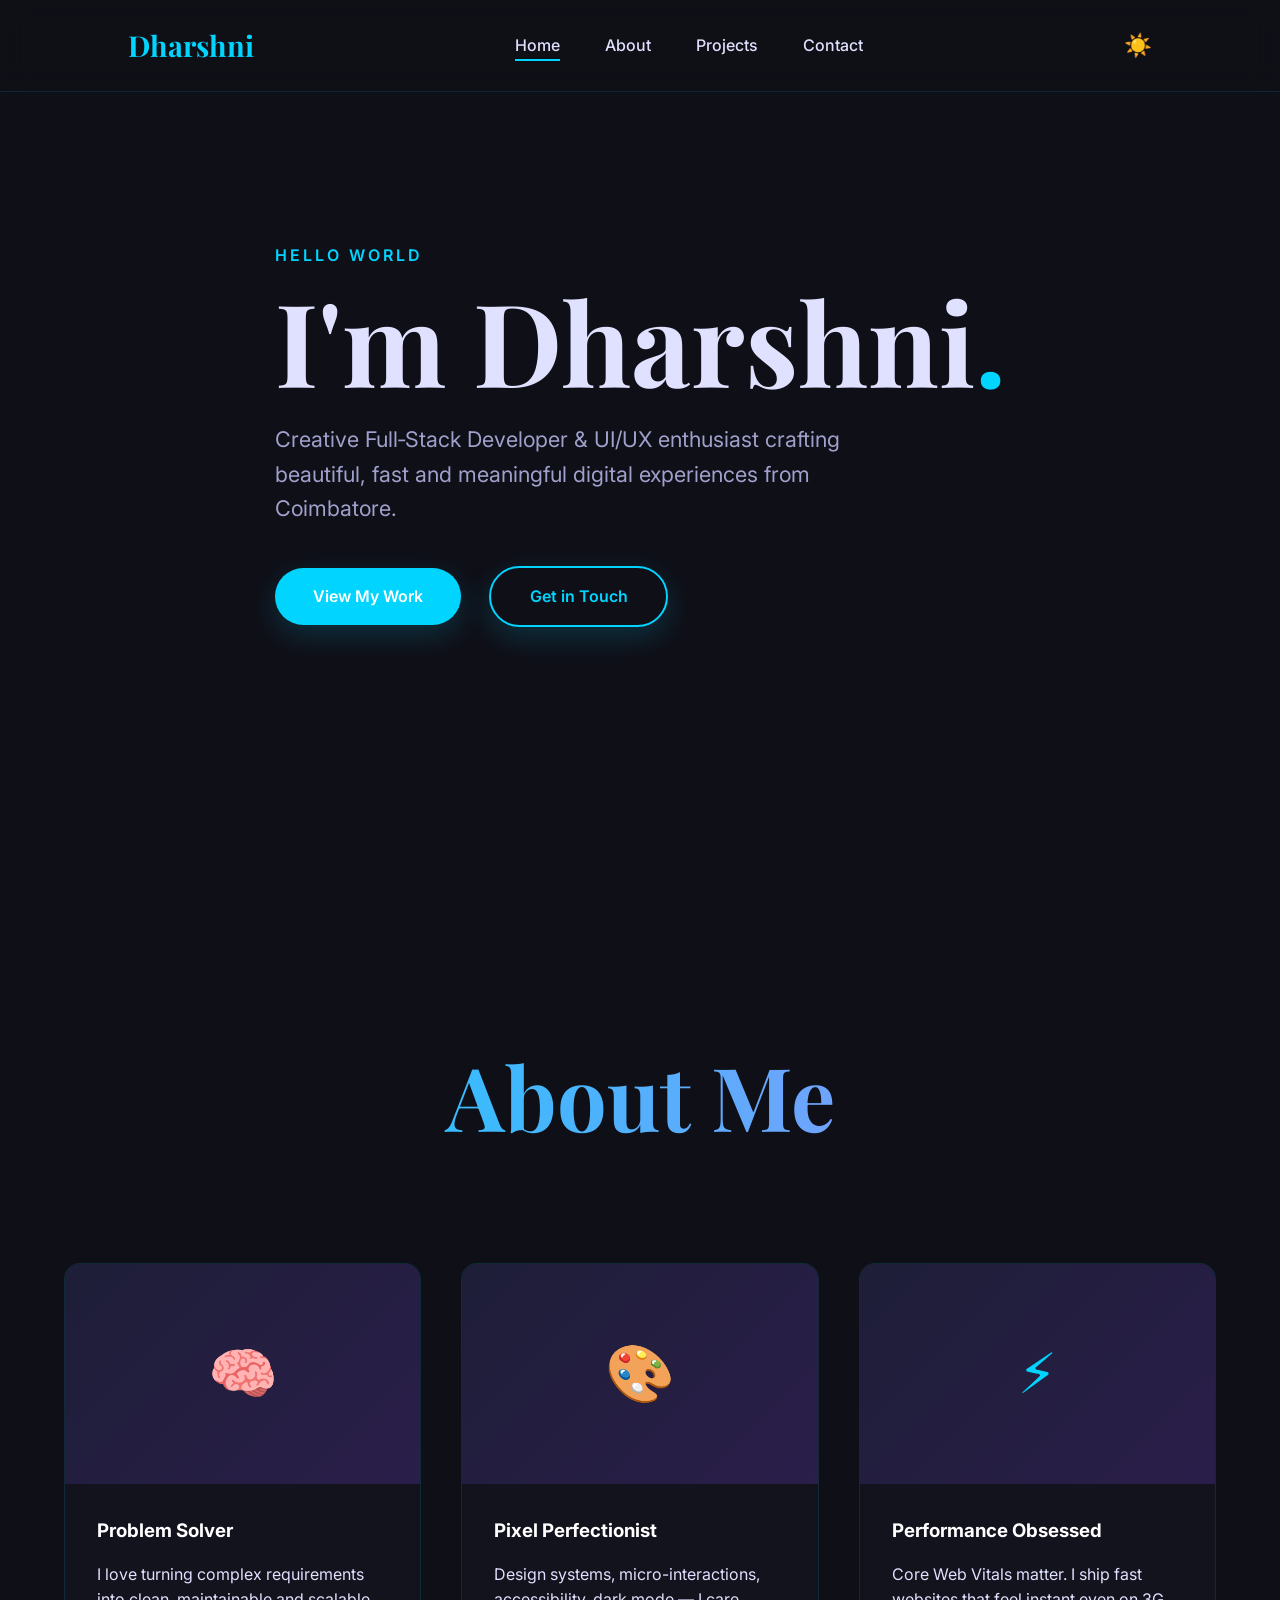
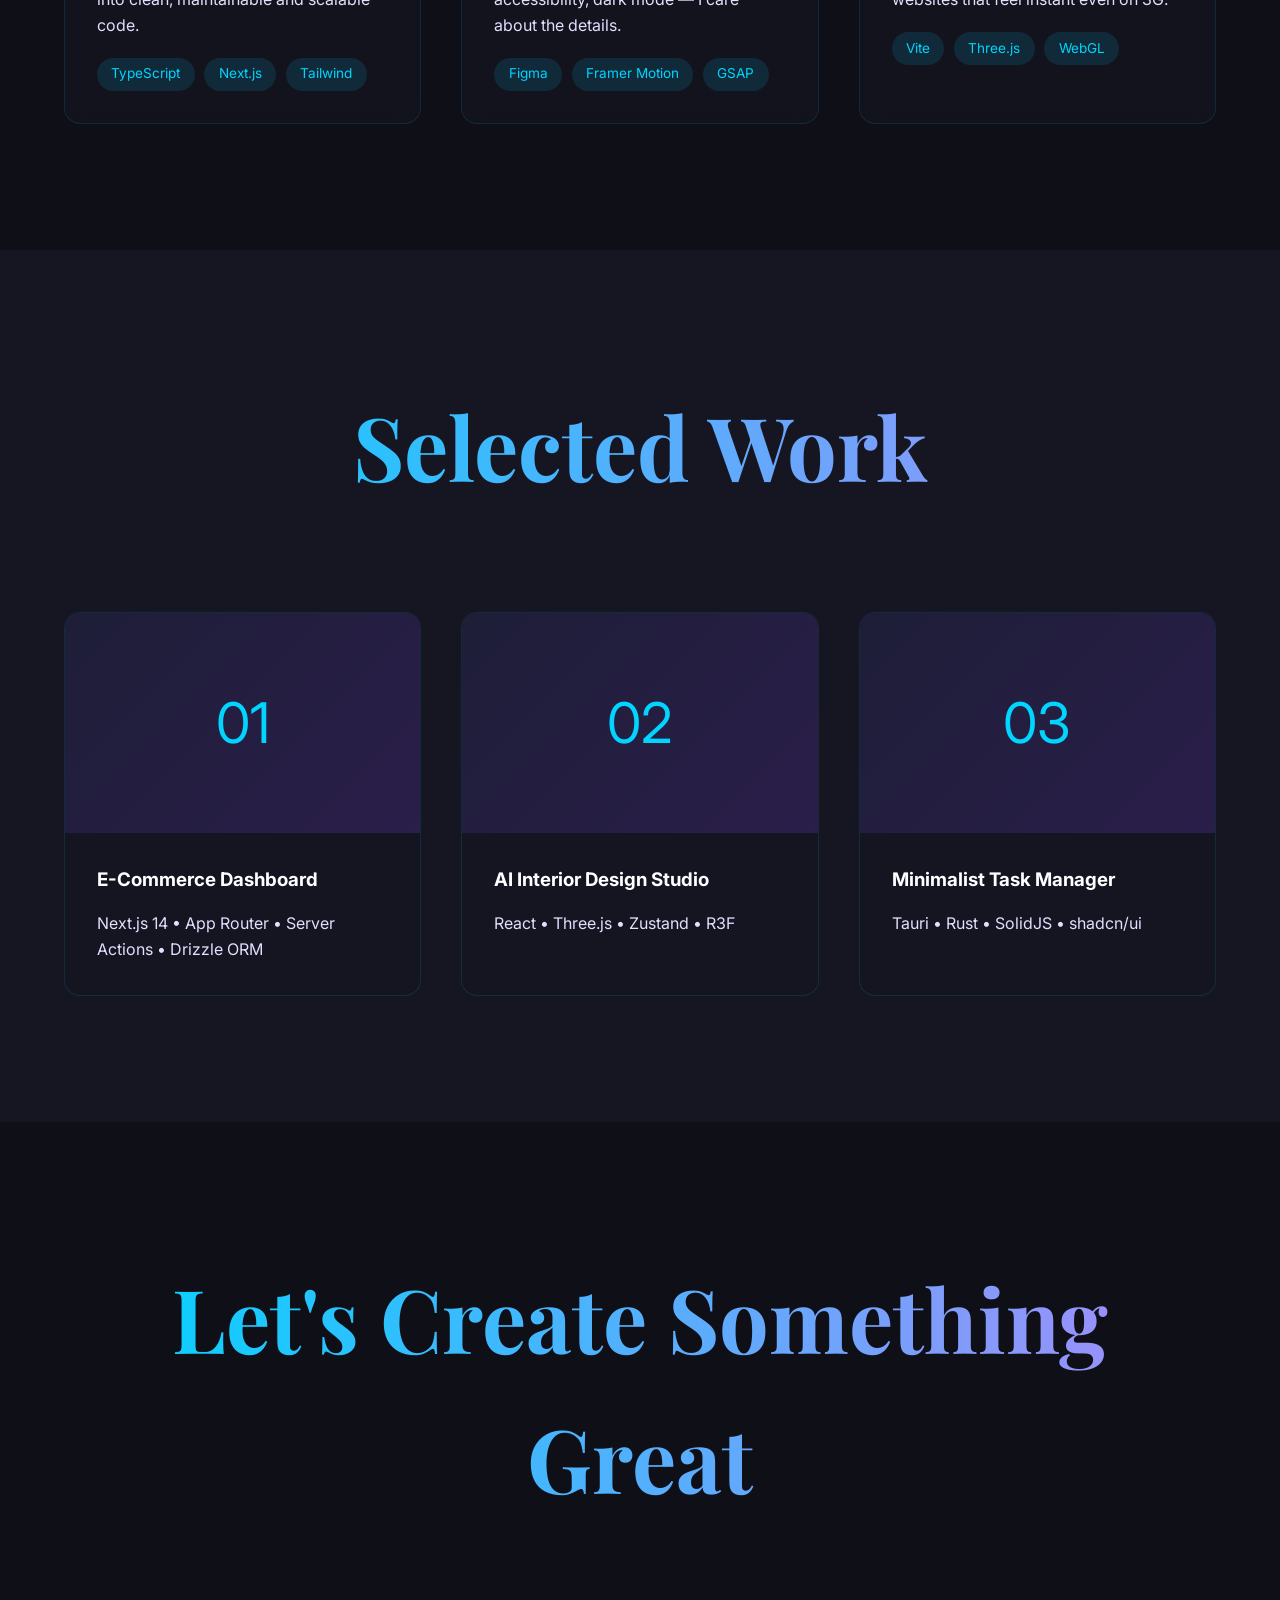
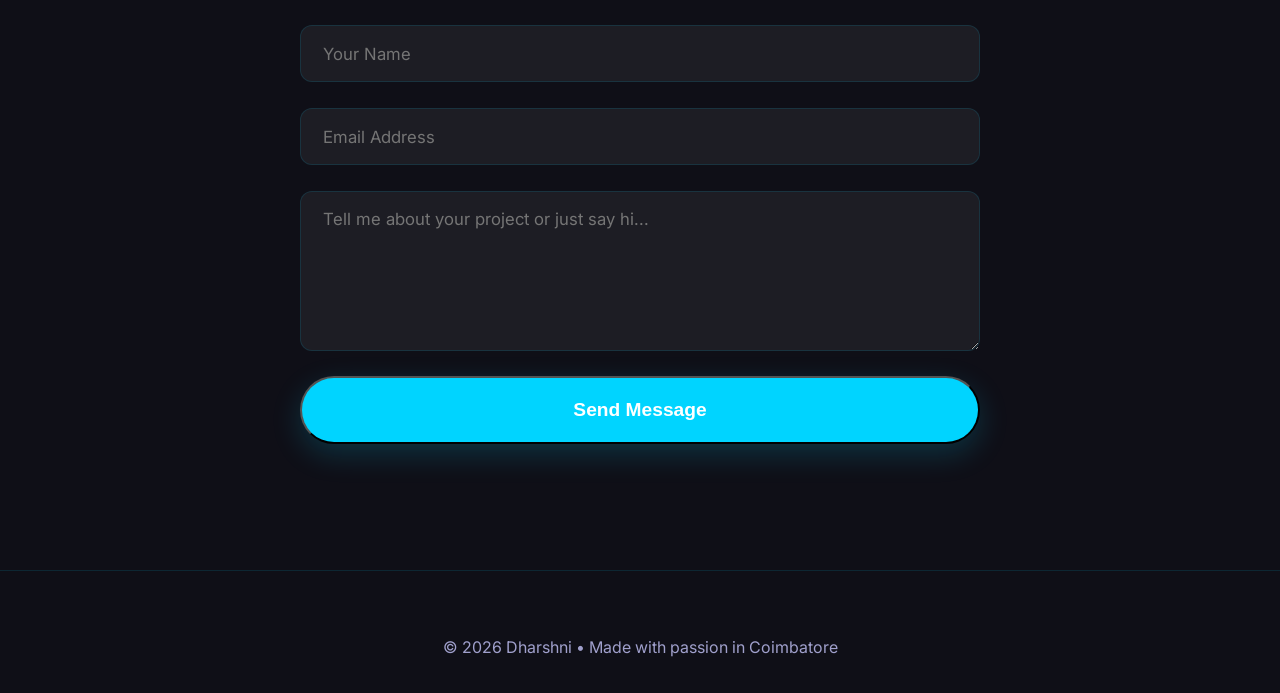
<file: fun.html>
<!DOCTYPE html>
<html lang="en" data-theme="dark">
<head>
  <meta charset="UTF-8" />
  <meta name="viewport" content="width=device-width, initial-scale=1.0"/>
  <title>Dharshni • Creative Developer</title>
  <meta name="description" content="Full-stack developer & UI/UX enthusiast based in Coimbatore"/>

  <!-- Google Fonts -->
  <link rel="preconnect" href="https://fonts.googleapis.com">
  <link rel="preconnect" href="https://fonts.gstatic.com" crossorigin>
  <link href="https://fonts.googleapis.com/css2?family=Inter:wght@300;400;500;600;700&family=Playfair+Display:wght@600;700&display=swap" rel="stylesheet">

  <style>
    :root {
      --bg: #0f0f17;
      --bg-alt: #161623;
      --text: #e0e0ff;
      --text-muted: #a0a0cc;
      --accent: #00d4ff;
      --accent-dark: #00a0cc;
      --card: rgba(22, 22, 35, 0.65);
      --border: rgba(0, 212, 255, 0.12);
      --glow: rgba(0, 212, 255, 0.18);
    }

    [data-theme="light"] {
      --bg: #f8f9ff;
      --bg-alt: #ffffff;
      --text: #1a1a3d;
      --text-muted: #5a5a8a;
      --accent: #0066cc;
      --accent-dark: #004080;
      --card: rgba(255,255,255,0.78);
      --border: rgba(0, 102, 204, 0.18);
      --glow: rgba(0, 102, 204, 0.12);
    }

    * {
      margin: 0;
      padding: 0;
      box-sizing: border-box;
    }

    body {
      font-family: 'Inter', system-ui, sans-serif;
      background: var(--bg);
      color: var(--text);
      line-height: 1.6;
      min-height: 100vh;
      overflow-x: hidden;
    }

    ::selection {
      background: var(--accent);
      color: white;
    }

    .container {
      max-width: 1280px;
      margin: 0 auto;
      padding: 0 5vw;
    }

    header {
      position: fixed;
      top: 0;
      width: 100%;
      z-index: 1000;
      padding: 1.4rem 5vw;
      backdrop-filter: blur(12px);
      -webkit-backdrop-filter: blur(12px);
      background: rgba(15,15,23,0.4);
      border-bottom: 1px solid var(--border);
      transition: all 0.4s ease;
    }

    header.scrolled {
      background: rgba(15,15,23,0.75);
      padding: 1rem 5vw;
    }

    nav {
      display: flex;
      justify-content: space-between;
      align-items: center;
    }

    .logo {
      font-family: 'Playfair Display', serif;
      font-size: 1.8rem;
      font-weight: 700;
      color: var(--accent);
      text-decoration: none;
    }

    .nav-links {
      display: flex;
      gap: 2.8rem;
      list-style: none;
    }

    .nav-links a {
      color: var(--text);
      text-decoration: none;
      font-weight: 500;
      position: relative;
      transition: color 0.3s;
    }

    .nav-links a::after {
      content: '';
      position: absolute;
      width: 0;
      height: 2px;
      bottom: -6px;
      left: 0;
      background: var(--accent);
      transition: width 0.35s ease;
    }

    .nav-links a:hover::after,
    .nav-links a.active::after {
      width: 100%;
    }

    .theme-toggle {
      background: none;
      border: none;
      font-size: 1.4rem;
      cursor: pointer;
      color: var(--text-muted);
    }

    /* Hero */
    #hero {
      min-height: 100vh;
      display: flex;
      align-items: center;
      padding-top: 6rem;
    }

    .hero-content {
      max-width: 780px;
    }

    .hero-overline {
      color: var(--accent);
      font-weight: 600;
      letter-spacing: 3px;
      margin-bottom: 1.2rem;
      opacity: 0;
      transform: translateY(30px);
      animation: fadeUp 1s forwards 0.3s;
    }

    h1 {
      font-family: 'Playfair Display', serif;
      font-size: clamp(3.8rem, 9vw, 7.2rem);
      line-height: 0.92;
      margin-bottom: 1.8rem;
      opacity: 0;
      transform: translateY(60px);
      animation: fadeUp 1.2s forwards 0.5s;
    }

    h1 span {
      color: var(--accent);
    }

    .hero-text {
      font-size: 1.35rem;
      color: var(--text-muted);
      max-width: 620px;
      margin-bottom: 2.5rem;
      opacity: 0;
      transform: translateY(40px);
      animation: fadeUp 1.1s forwards 0.7s;
    }

    .btn {
      display: inline-block;
      padding: 1rem 2.4rem;
      background: var(--accent);
      color: white;
      text-decoration: none;
      border-radius: 50px;
      font-weight: 600;
      transition: all 0.3s ease;
      box-shadow: 0 10px 30px var(--glow);
      opacity: 0;
      transform: translateY(30px);
      animation: fadeUp 1s forwards 0.9s;
    }

    .btn:hover {
      transform: translateY(-4px) scale(1.04);
      box-shadow: 0 20px 50px var(--glow);
      background: var(--accent-dark);
    }

    .btn-outline {
      background: transparent;
      border: 2px solid var(--accent);
      color: var(--accent);
      margin-left: 1.5rem;
    }

    .btn-outline:hover {
      background: var(--accent);
      color: white;
    }

    /* Sections */
    section {
      padding: 14vh 0;
    }

    h2 {
      font-family: 'Playfair Display', serif;
      font-size: clamp(3rem, 7vw, 5.5rem);
      text-align: center;
      margin-bottom: 6rem;
      background: linear-gradient(90deg, var(--accent), #a78bfa);
      -webkit-background-clip: text;
      -webkit-text-fill-color: transparent;
    }

    .grid {
      display: grid;
      grid-template-columns: repeat(auto-fit, minmax(340px, 1fr));
      gap: 2.5rem;
    }

    .card {
      background: var(--card);
      border: 1px solid var(--border);
      border-radius: 16px;
      overflow: hidden;
      backdrop-filter: blur(10px);
      transition: all 0.4s ease;
      opacity: 0;
      transform: translateY(40px);
    }

    .card.show {
      opacity: 1;
      transform: translateY(0);
    }

    .card:hover {
      transform: translateY(-12px);
      box-shadow: 0 30px 70px rgba(0,0,0,0.4);
      border-color: var(--accent);
    }

    .card-img {
      height: 220px;
      background: linear-gradient(135deg, #1e1e38, #2a1e4a);
      display: grid;
      place-items: center;
      font-size: 3.5rem;
      color: var(--accent);
    }

    .card-body {
      padding: 2rem;
    }

    .card h3 {
      margin-bottom: 1rem;
      color: white;
    }

    .tags {
      display: flex;
      flex-wrap: wrap;
      gap: 0.6rem;
      margin-top: 1.2rem;
    }

    .tag {
      background: rgba(0,212,255,0.12);
      color: var(--accent);
      padding: 0.35rem 0.9rem;
      border-radius: 30px;
      font-size: 0.85rem;
    }

    /* Contact */
    #contact form {
      max-width: 680px;
      margin: 0 auto;
      display: grid;
      gap: 1.6rem;
    }

    input, textarea {
      width: 100%;
      padding: 1.1rem 1.4rem;
      background: rgba(255,255,255,0.06);
      border: 1px solid var(--border);
      border-radius: 12px;
      color: white;
      font-family: inherit;
      font-size: 1.05rem;
      transition: all 0.3s;
    }

    input:focus, textarea:focus {
      outline: none;
      border-color: var(--accent);
      box-shadow: 0 0 0 3px var(--glow);
    }

    textarea {
      min-height: 160px;
      resize: vertical;
    }

    footer {
      text-align: center;
      padding: 4rem 0 2rem;
      color: var(--text-muted);
      border-top: 1px solid var(--border);
    }

    /* Animations */
    @keyframes fadeUp {
      to {
        opacity: 1;
        transform: translateY(0);
      }
    }

    /* Responsive */
    @media (max-width: 768px) {
      .nav-links {
        display: none;
      }
      h1 {
        font-size: 4.2rem;
      }
    }
  </style>
</head>
<body>

  <header id="header">
    <nav class="container">
      <a href="#" class="logo">Dharshni</a>

      <ul class="nav-links">
        <li><a href="#hero" class="active">Home</a></li>
        <li><a href="#about">About</a></li>
        <li><a href="#projects">Projects</a></li>
        <li><a href="#contact">Contact</a></li>
      </ul>

      <button class="theme-toggle" aria-label="Toggle theme">☀️</button>
    </nav>
  </header>

  <main>
    <section id="hero">
      <div class="container">
        <div class="hero-content">
          <div class="hero-overline">HELLO WORLD</div>
          <h1>I'm Dharshni<span>.</span></h1>
          <p class="hero-text">
            Creative Full‑Stack Developer & UI/UX enthusiast crafting beautiful, fast and meaningful digital experiences from Coimbatore.
          </p>
          <div>
            <a href="#projects" class="btn">View My Work</a>
            <a href="#contact" class="btn btn-outline">Get in Touch</a>
          </div>
        </div>
      </div>
    </section>

    <section id="about">
      <div class="container">
        <h2>About Me</h2>
        <div class="grid">
          <div class="card">
            <div class="card-img">🧠</div>
            <div class="card-body">
              <h3>Problem Solver</h3>
              <p>I love turning complex requirements into clean, maintainable and scalable code.</p>
              <div class="tags">
                <span class="tag">TypeScript</span>
                <span class="tag">Next.js</span>
                <span class="tag">Tailwind</span>
              </div>
            </div>
          </div>

          <div class="card">
            <div class="card-img">🎨</div>
            <div class="card-body">
              <h3>Pixel Perfectionist</h3>
              <p>Design systems, micro-interactions, accessibility, dark mode — I care about the details.</p>
              <div class="tags">
                <span class="tag">Figma</span>
                <span class="tag">Framer Motion</span>
                <span class="tag">GSAP</span>
              </div>
            </div>
          </div>

          <div class="card">
            <div class="card-img">⚡</div>
            <div class="card-body">
              <h3>Performance Obsessed</h3>
              <p>Core Web Vitals matter. I ship fast websites that feel instant even on 3G.</p>
              <div class="tags">
                <span class="tag">Vite</span>
                <span class="tag">Three.js</span>
                <span class="tag">WebGL</span>
              </div>
            </div>
          </div>
        </div>
      </div>
    </section>

    <section id="projects" style="background: var(--bg-alt);">
      <div class="container">
        <h2>Selected Work</h2>
        <div class="grid">
          <!-- Add 3–6 real project cards here in the same style as above -->
          <div class="card"><div class="card-img">01</div><div class="card-body"><h3>E-Commerce Dashboard</h3><p>Next.js 14 • App Router • Server Actions • Drizzle ORM</p></div></div>
          <div class="card"><div class="card-img">02</div><div class="card-body"><h3>AI Interior Design Studio</h3><p>React • Three.js • Zustand • R3F</p></div></div>
          <div class="card"><div class="card-img">03</div><div class="card-body"><h3>Minimalist Task Manager</h3><p>Tauri • Rust • SolidJS • shadcn/ui</p></div></div>
        </div>
      </div>
    </section>

    <section id="contact">
      <div class="container">
        <h2>Let's Create Something Great</h2>
        <form id="contact-form">
          <input type="text" placeholder="Your Name" required>
          <input type="email" placeholder="Email Address" required>
          <textarea placeholder="Tell me about your project or just say hi..." required></textarea>
          <button type="submit" class="btn" style="width:100%; font-size:1.2rem; padding:1.3rem;">Send Message</button>
        </form>
      </div>
    </section>
  </main>

  <footer>
    <p>© 2026 Dharshni • Made with passion in Coimbatore</p>
  </footer>

  <script>
    // Theme toggle
    const toggle = document.querySelector('.theme-toggle');
    toggle.addEventListener('click', () => {
      const current = document.documentElement.getAttribute('data-theme');
      document.documentElement.setAttribute('data-theme', current === 'dark' ? 'light' : 'dark');
      toggle.textContent = current === 'dark' ? '☀️' : '🌙';
    });

    // Header scroll effect
    window.addEventListener('scroll', () => {
      document.getElementById('header').classList.toggle('scrolled', window.scrollY > 50);
    });

    // Active nav link
    const sections = document.querySelectorAll('section[id]');
    const navLinks = document.querySelectorAll('.nav-links a');

    window.addEventListener('scroll', () => {
      let current = '';
      sections.forEach(section => {
        const sectionTop = section.offsetTop - 200;
        if (scrollY >= sectionTop) current = section.getAttribute('id');
      });

      navLinks.forEach(link => {
        link.classList.remove('active');
        if (link.getAttribute('href') === `#${current}`) {
          link.classList.add('active');
        }
      });
    });

    // Card entrance animation
    const cards = document.querySelectorAll('.card');
    const observer = new IntersectionObserver(entries => {
      entries.forEach(entry => {
        if (entry.isIntersecting) {
          entry.target.classList.add('show');
        }
      });
    }, { threshold: 0.15 });

    cards.forEach(card => observer.observe(card));

    // Fake form submit (demo)
    document.getElementById('contact-form').addEventListener('submit', e => {
      e.preventDefault();
      alert("Thanks! I'll get back to you soon ✨ (this is a demo)");
    });
  </script>
</body>
</html>
</file>
